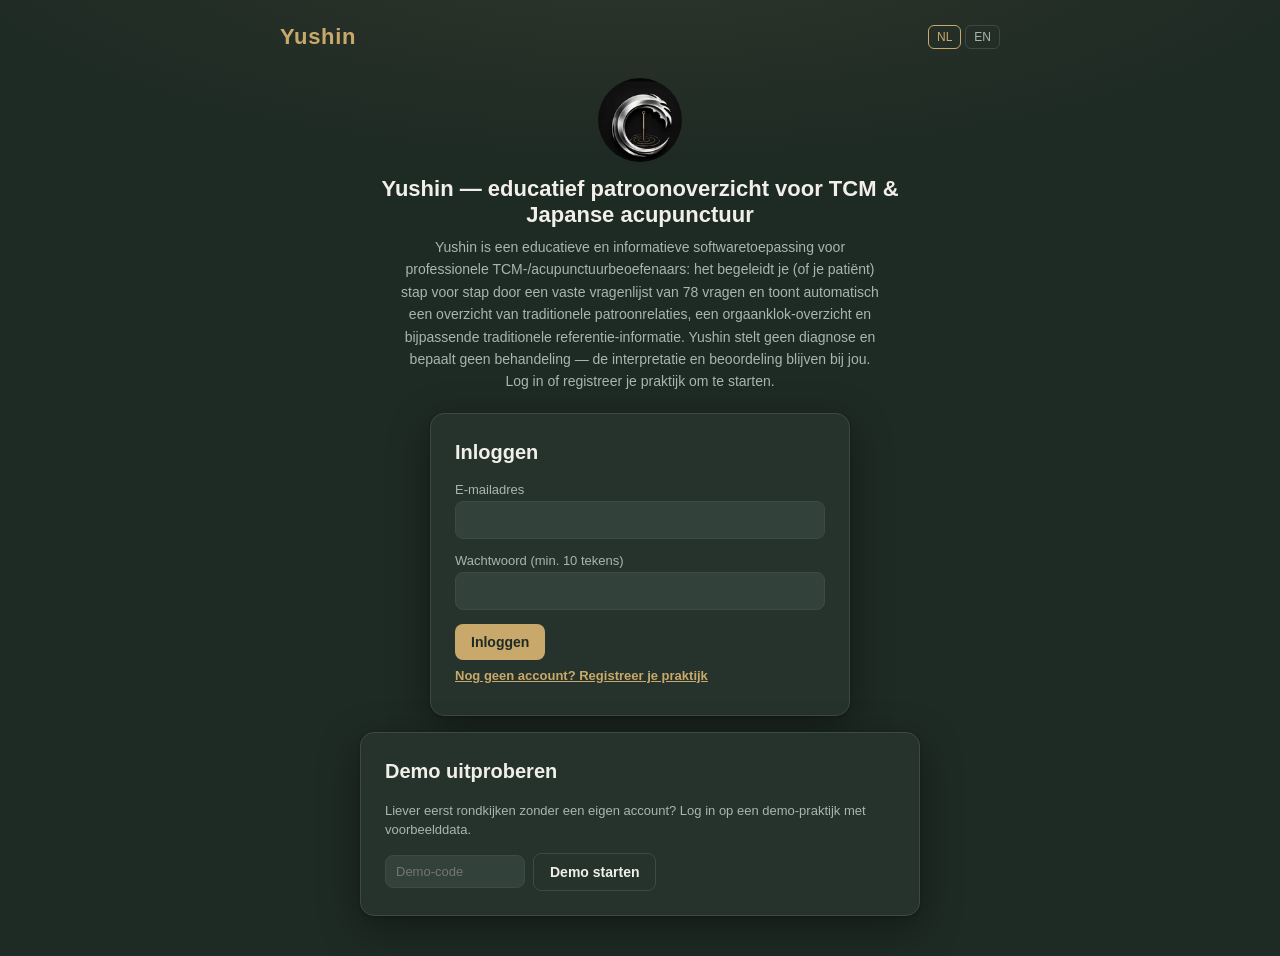
<file: index.html>
<!DOCTYPE html>
<html lang="nl">
<head>
<meta charset="utf-8">
<meta name="viewport" content="width=device-width, initial-scale=1">
<title>Yushin — Klinische intake &amp; patroonherkenning</title>
<link rel="stylesheet" href="styles.css">
</head>
<body>
<div id="app"></div>

<!-- strings.js en organClock.js zijn verbatim overgenomen uit de
     oorspronkelijke client-side tool (extracted.js) — zie de kop van elk
     bestand voor herkomst. app.js is de nieuwe applicatielogica die met de
     server-API praat (taak #72). -->
<script src="strings.js"></script>
<script src="organClock.js"></script>
<script src="app.js"></script>
<!-- Dynamisch watermerk (bescherming tegen screenshots/lekken) — volledig
     zelfstandig, zie watermark.js voor de toelichting. -->
<script src="watermark.js"></script>
</body>
</html>
</file>
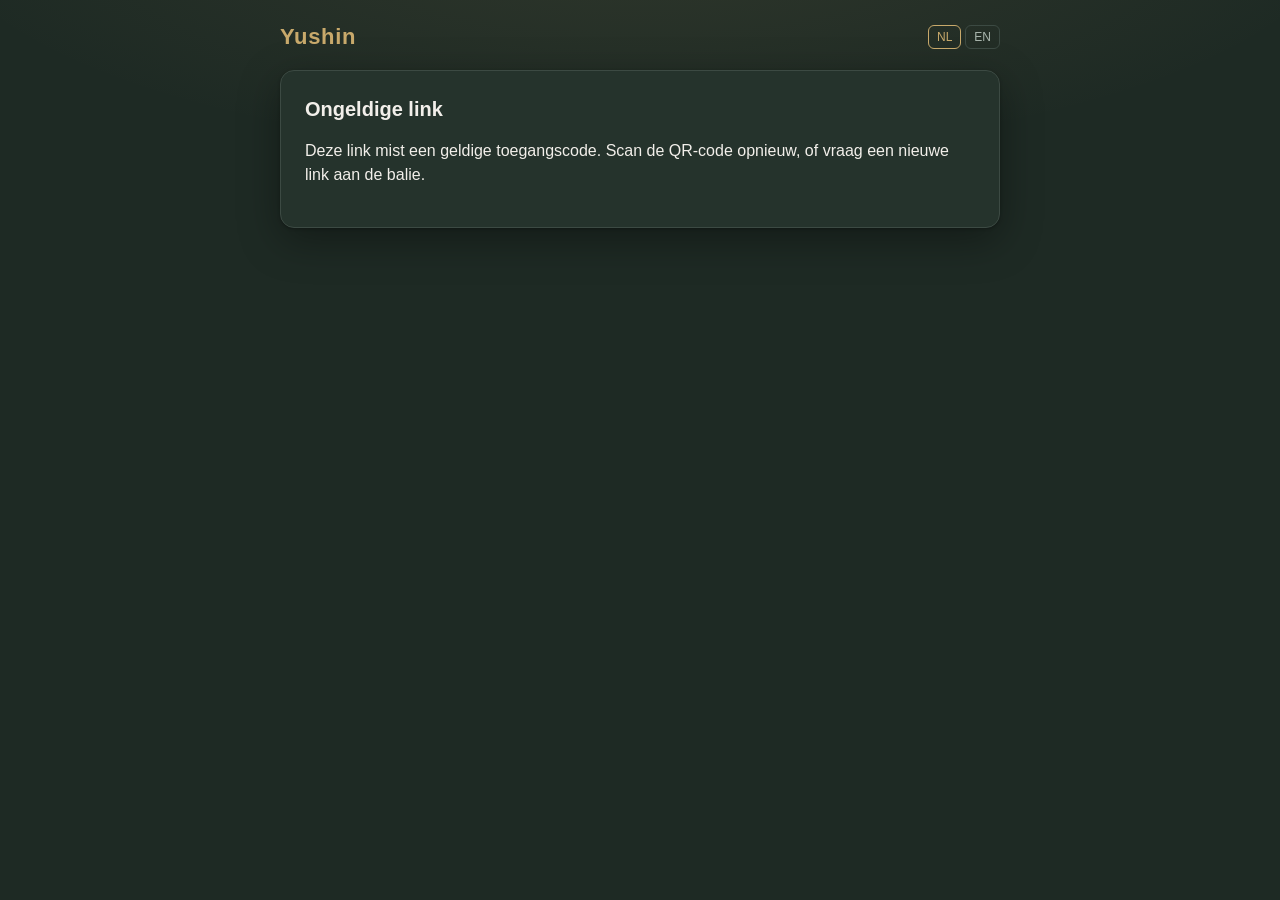
<file: patient-intake.html>
<!DOCTYPE html>
<html lang="nl">
<head>
<meta charset="utf-8">
<meta name="viewport" content="width=device-width, initial-scale=1">
<title>Yushin — Anamnese</title>
<link rel="stylesheet" href="styles.css">
</head>
<body>
<div id="app"></div>

<!-- Wachtkamer-QR-intake (taak #134) — losstaande, publieke pagina zonder
     login. Hergebruikt bewust dezelfde strings.js/organClock.js/styles.css
     als de hoofdapp (index.html) voor consistente inhoud en huisstijl, maar
     draait op eigen, nieuwe logica (patient-intake.js) die praat met de
     PUBLIEKE /api/public/intake/*-routes i.p.v. de Bearer-geauthenticeerde
     /api/flow/*-routes. Zie src/routes/patientIntake.js voor het volledige
     beveiligingsmodel. -->
<script src="strings.js"></script>
<script src="organClock.js"></script>
<script src="patient-intake.js"></script>
</body>
</html>
</file>
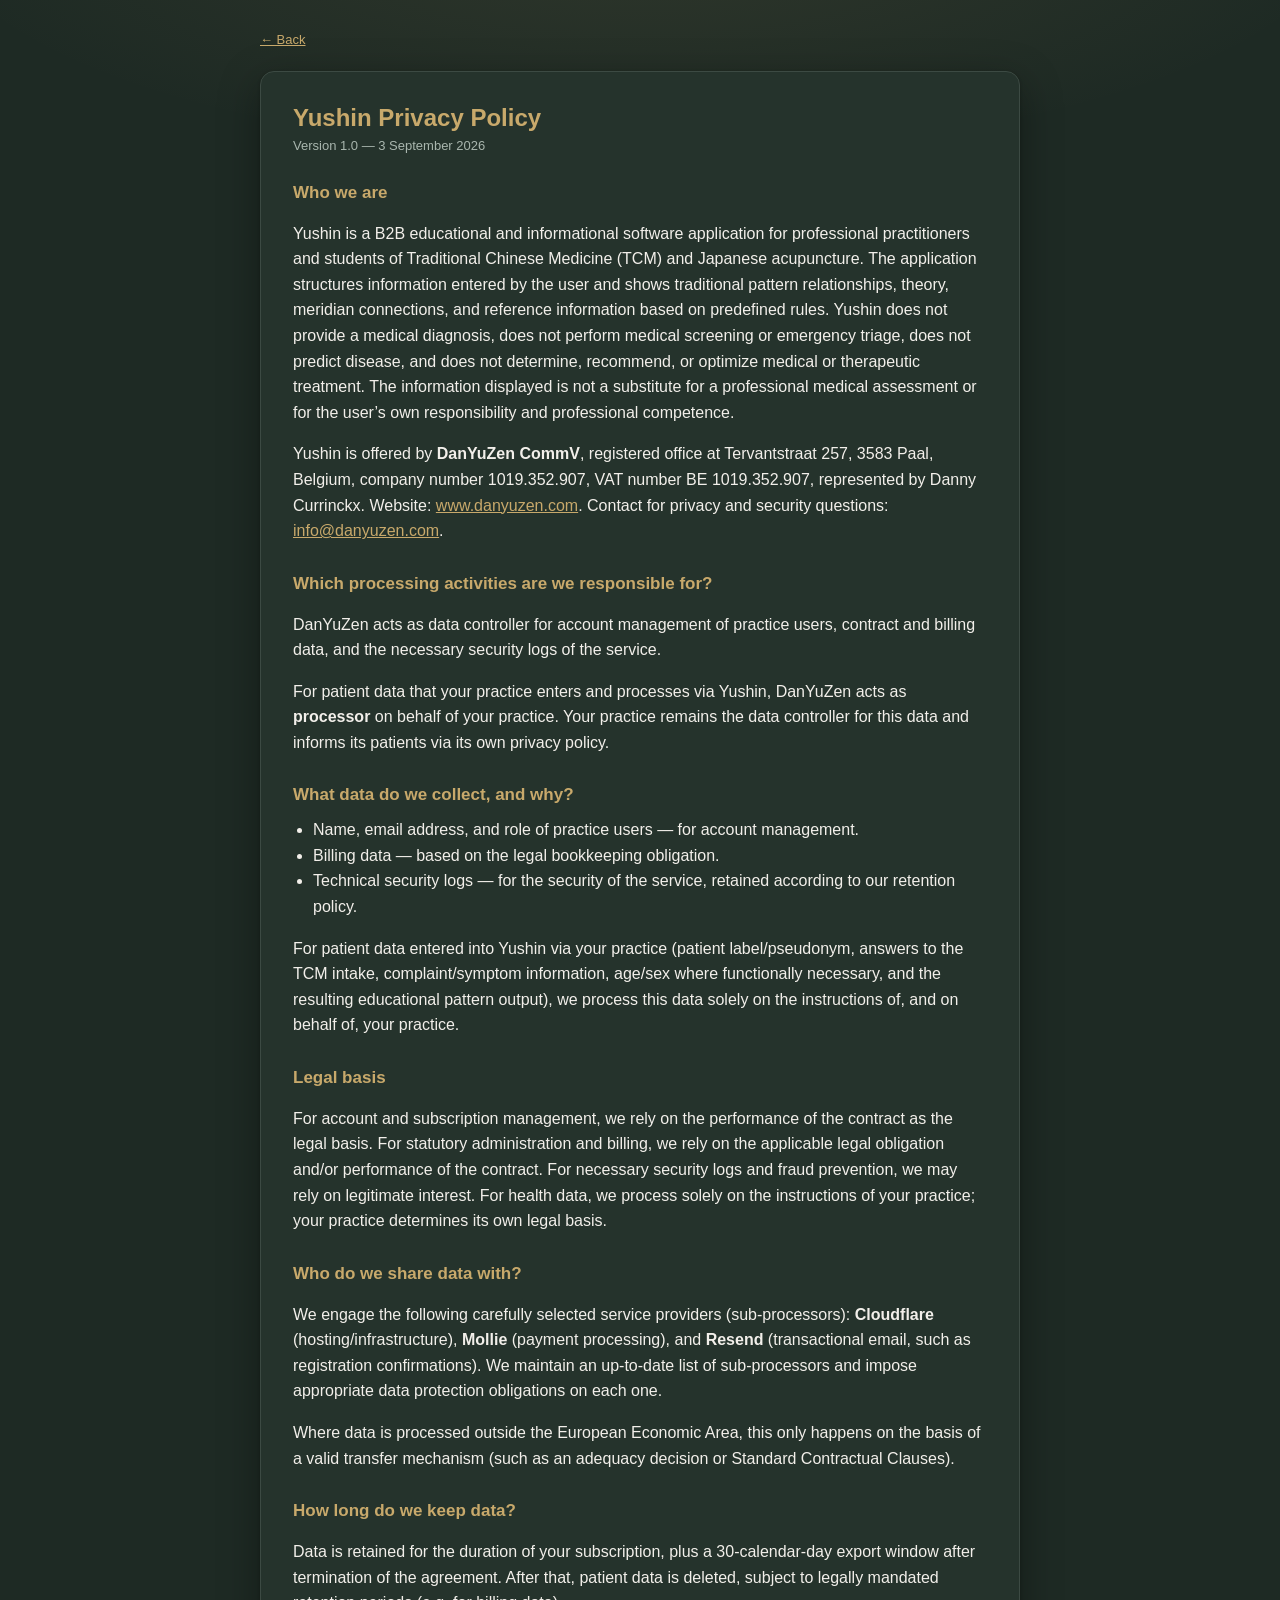
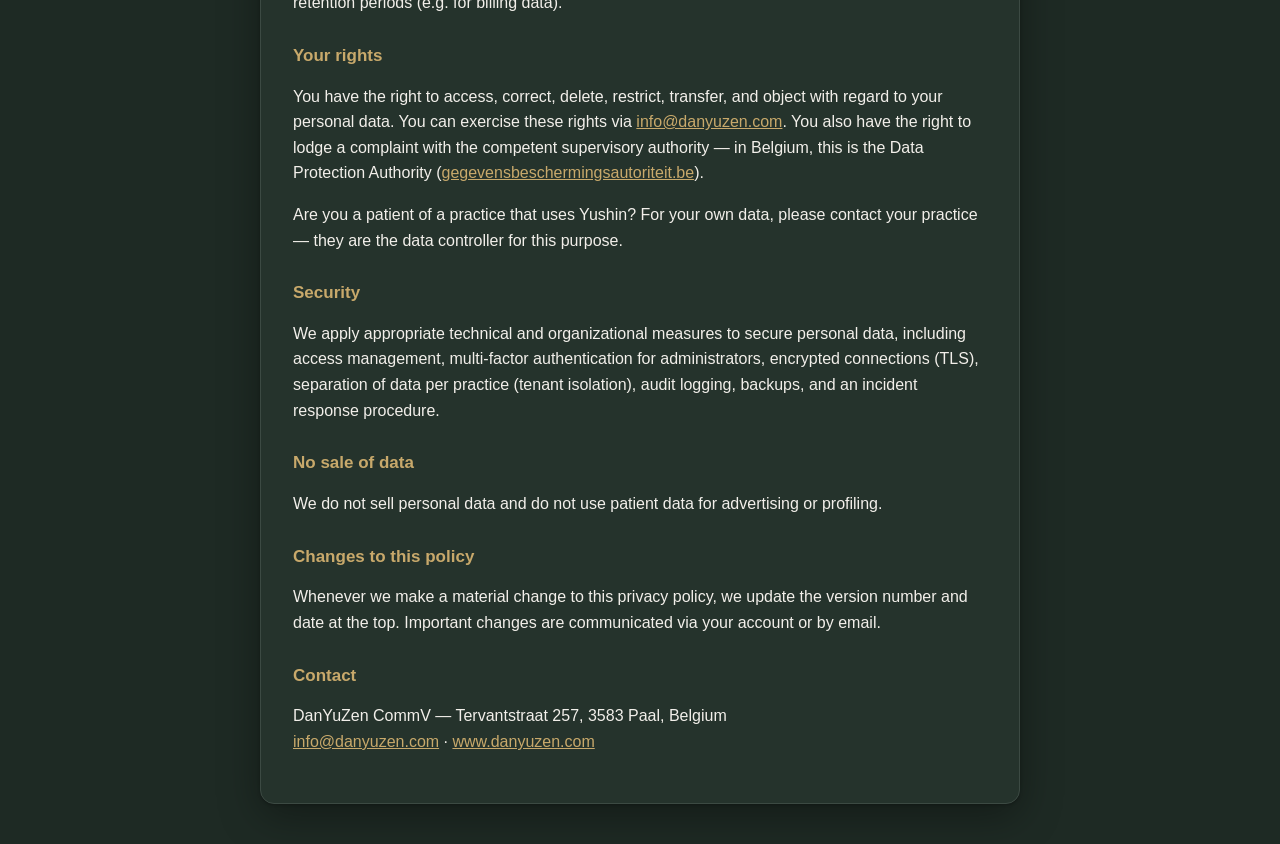
<file: privacy-en.html>
<!DOCTYPE html>
<html lang="en">
<head>
<meta charset="utf-8">
<meta name="viewport" content="width=device-width, initial-scale=1">
<title>Privacy Policy — Yushin</title>
<link rel="stylesheet" href="styles.css">
<style>
  #app.legal-page { max-width: 760px; }
  .legal-card { padding: 32px; }
  .legal-card h1 { font-size: 24px; margin: 0 0 4px; color: var(--accent); }
  .legal-card .legal-meta { margin: 0 0 24px; }
  .legal-card h2 { font-size: 17px; margin: 28px 0 10px; color: var(--accent); }
  .legal-card h2:first-of-type { margin-top: 8px; }
  .legal-card h3 { font-size: 15px; margin: 18px 0 6px; }
  .legal-card p, .legal-card li { line-height: 1.6; }
  .legal-card ul { margin: 8px 0; padding-left: 20px; }
  .legal-card a { color: var(--accent); }
  .legal-back { display: inline-block; margin-bottom: 16px; }
</style>
</head>
<body>
<div id="app" class="legal-page">
  <a class="legal-back btn-link" href="javascript:history.back()">&larr; Back</a>
  <div class="card legal-card">

    <h1>Yushin Privacy Policy</h1>
    <p class="muted legal-meta">Version 1.0 &mdash; 3 September 2026</p>

    <h2>Who we are</h2>
    <p>
      Yushin is a B2B educational and informational software application for professional
      practitioners and students of Traditional Chinese Medicine (TCM) and Japanese
      acupuncture. The application structures information entered by the user and shows
      traditional pattern relationships, theory, meridian connections, and reference
      information based on predefined rules. Yushin does not provide a medical diagnosis,
      does not perform medical screening or emergency triage, does not predict disease,
      and does not determine, recommend, or optimize medical or therapeutic treatment. The
      information displayed is not a substitute for a professional medical assessment or
      for the user&rsquo;s own responsibility and professional competence.
    </p>
    <p>
      Yushin is offered by <strong>DanYuZen CommV</strong>, registered office at
      Tervantstraat 257, 3583 Paal, Belgium, company number 1019.352.907, VAT number
      BE 1019.352.907, represented by Danny Currinckx. Website:
      <a href="https://www.danyuzen.com" target="_blank" rel="noopener">www.danyuzen.com</a>.
      Contact for privacy and security questions:
      <a href="mailto:info@danyuzen.com">info@danyuzen.com</a>.
    </p>

    <h2>Which processing activities are we responsible for?</h2>
    <p>
      DanYuZen acts as data controller for account management of practice users, contract
      and billing data, and the necessary security logs of the service.
    </p>
    <p>
      For patient data that your practice enters and processes via Yushin, DanYuZen acts as
      <strong>processor</strong> on behalf of your practice. Your practice remains the data
      controller for this data and informs its patients via its own privacy policy.
    </p>

    <h2>What data do we collect, and why?</h2>
    <ul>
      <li>Name, email address, and role of practice users &mdash; for account management.</li>
      <li>Billing data &mdash; based on the legal bookkeeping obligation.</li>
      <li>Technical security logs &mdash; for the security of the service, retained
        according to our retention policy.</li>
    </ul>
    <p>
      For patient data entered into Yushin via your practice (patient label/pseudonym,
      answers to the TCM intake, complaint/symptom information, age/sex where functionally
      necessary, and the resulting educational pattern output), we process this data solely
      on the instructions of, and on behalf of, your practice.
    </p>

    <h2>Legal basis</h2>
    <p>
      For account and subscription management, we rely on the performance of the contract
      as the legal basis. For statutory administration and billing, we rely on the
      applicable legal obligation and/or performance of the contract. For necessary
      security logs and fraud prevention, we may rely on legitimate interest. For health
      data, we process solely on the instructions of your practice; your practice
      determines its own legal basis.
    </p>

    <h2>Who do we share data with?</h2>
    <p>
      We engage the following carefully selected service providers (sub-processors):
      <strong>Cloudflare</strong> (hosting/infrastructure), <strong>Mollie</strong>
      (payment processing), and <strong>Resend</strong> (transactional email, such as
      registration confirmations). We maintain an up-to-date list of sub-processors and
      impose appropriate data protection obligations on each one.
    </p>
    <p>
      Where data is processed outside the European Economic Area, this only happens on the
      basis of a valid transfer mechanism (such as an adequacy decision or Standard
      Contractual Clauses).
    </p>

    <h2>How long do we keep data?</h2>
    <p>
      Data is retained for the duration of your subscription, plus a 30-calendar-day export
      window after termination of the agreement. After that, patient data is deleted,
      subject to legally mandated retention periods (e.g. for billing data).
    </p>

    <h2>Your rights</h2>
    <p>
      You have the right to access, correct, delete, restrict, transfer, and object with
      regard to your personal data. You can exercise these rights via
      <a href="mailto:info@danyuzen.com">info@danyuzen.com</a>. You also have the right to
      lodge a complaint with the competent supervisory authority &mdash; in Belgium, this
      is the Data Protection Authority
      (<a href="https://www.gegevensbeschermingsautoriteit.be" target="_blank" rel="noopener">gegevensbeschermingsautoriteit.be</a>).
    </p>
    <p>
      Are you a patient of a practice that uses Yushin? For your own data, please contact
      your practice &mdash; they are the data controller for this purpose.
    </p>

    <h2>Security</h2>
    <p>
      We apply appropriate technical and organizational measures to secure personal data,
      including access management, multi-factor authentication for administrators,
      encrypted connections (TLS), separation of data per practice (tenant isolation),
      audit logging, backups, and an incident response procedure.
    </p>

    <h2>No sale of data</h2>
    <p>
      We do not sell personal data and do not use patient data for advertising or
      profiling.
    </p>

    <h2>Changes to this policy</h2>
    <p>
      Whenever we make a material change to this privacy policy, we update the version
      number and date at the top. Important changes are communicated via your account or
      by email.
    </p>

    <h2>Contact</h2>
    <p>
      DanYuZen CommV &mdash; Tervantstraat 257, 3583 Paal, Belgium<br>
      <a href="mailto:info@danyuzen.com">info@danyuzen.com</a> &middot;
      <a href="https://www.danyuzen.com" target="_blank" rel="noopener">www.danyuzen.com</a>
    </p>

  </div>
</div>
</body>
</html>
</file>
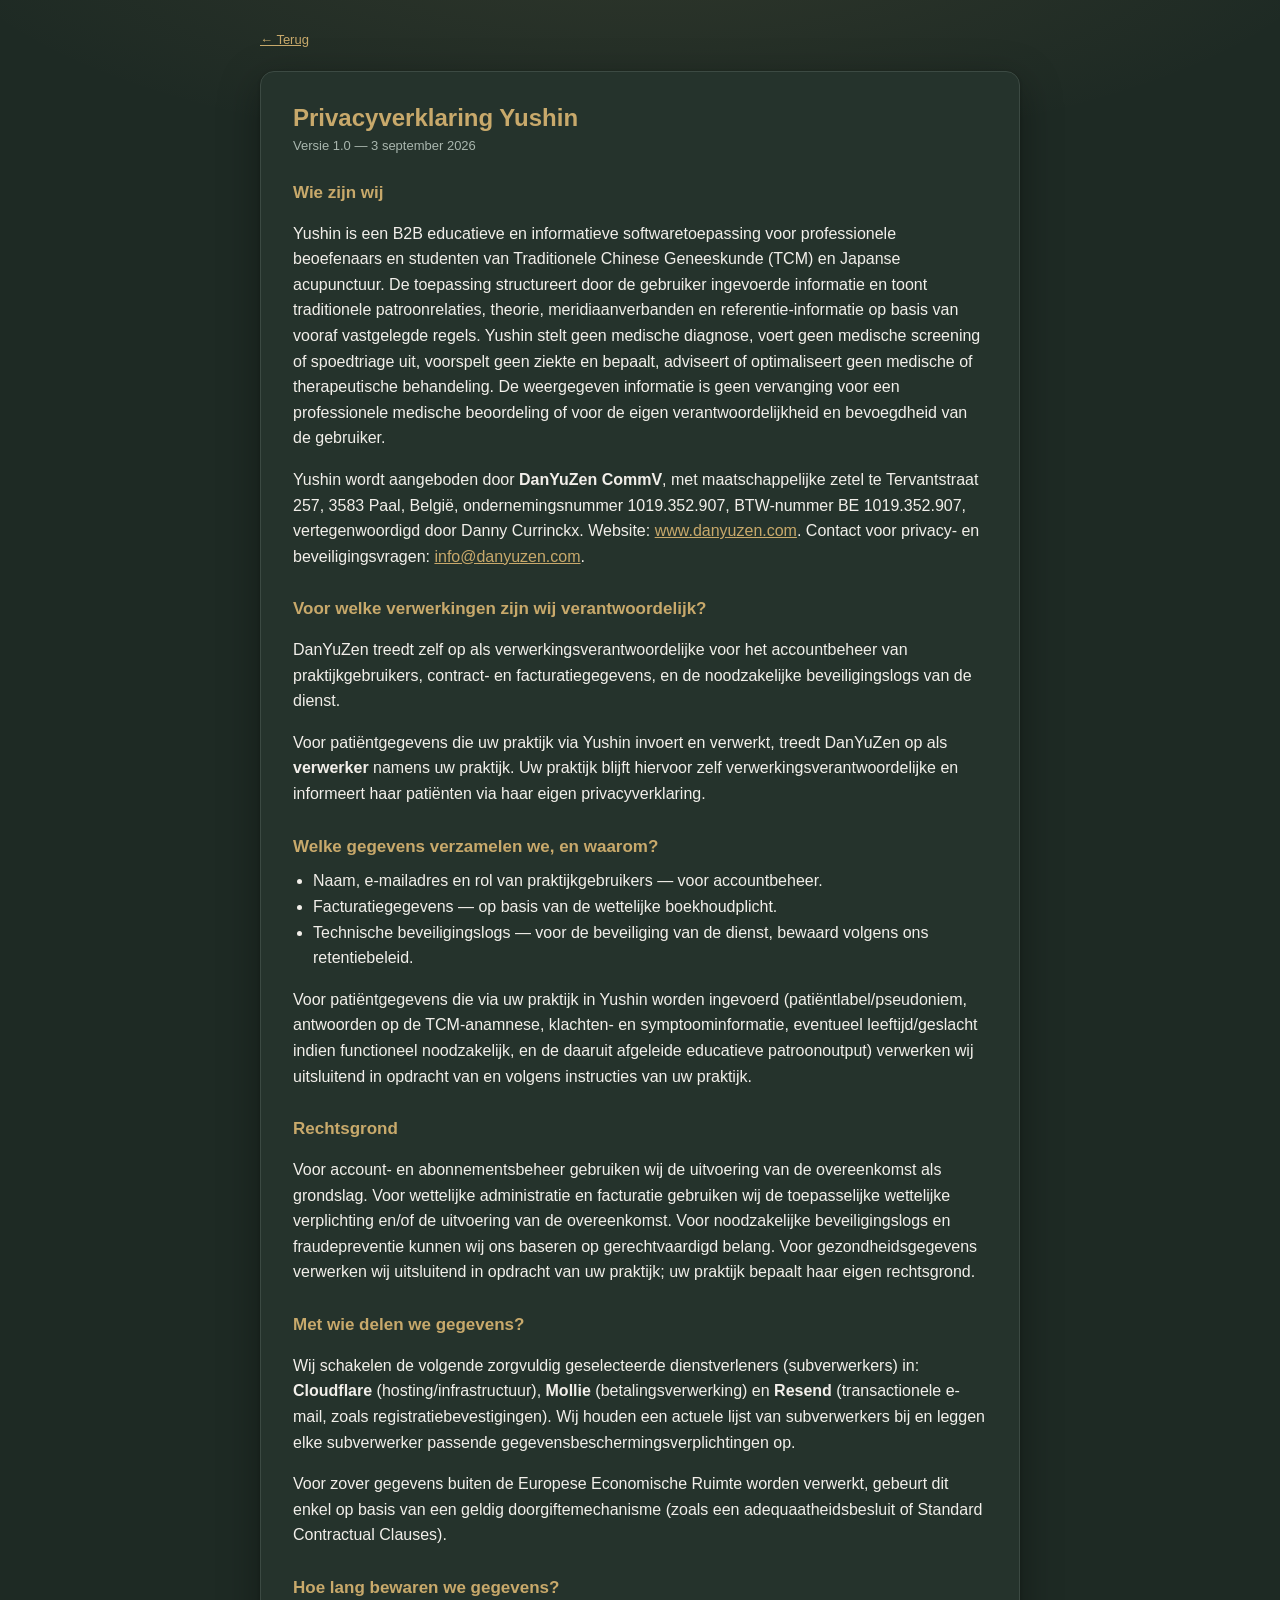
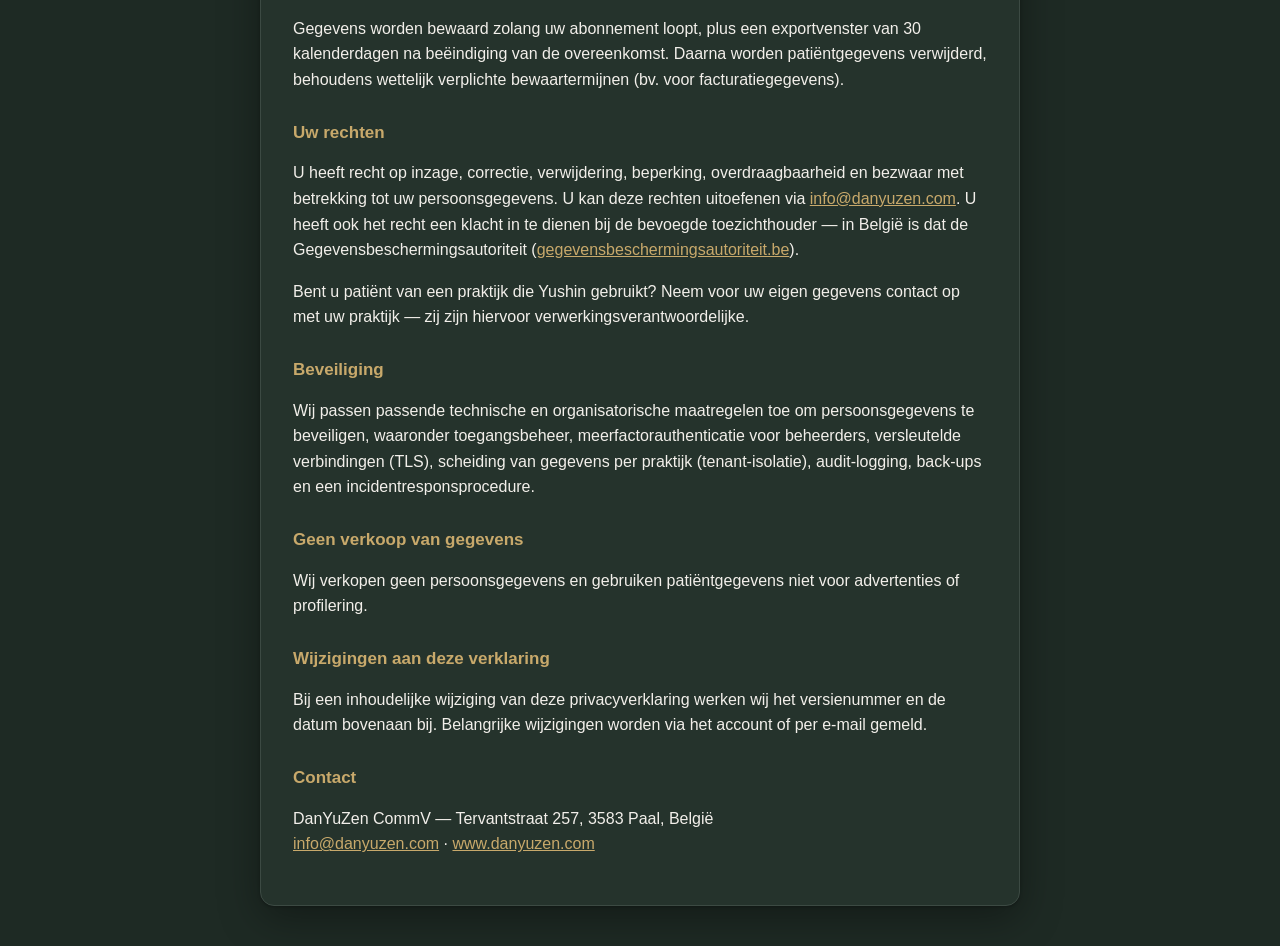
<file: privacy.html>
<!DOCTYPE html>
<html lang="nl">
<head>
<meta charset="utf-8">
<meta name="viewport" content="width=device-width, initial-scale=1">
<title>Privacyverklaring — Yushin</title>
<link rel="stylesheet" href="styles.css">
<style>
  #app.legal-page { max-width: 760px; }
  .legal-card { padding: 32px; }
  .legal-card h1 { font-size: 24px; margin: 0 0 4px; color: var(--accent); }
  .legal-card .legal-meta { margin: 0 0 24px; }
  .legal-card h2 { font-size: 17px; margin: 28px 0 10px; color: var(--accent); }
  .legal-card h2:first-of-type { margin-top: 8px; }
  .legal-card h3 { font-size: 15px; margin: 18px 0 6px; }
  .legal-card p, .legal-card li { line-height: 1.6; }
  .legal-card ul { margin: 8px 0; padding-left: 20px; }
  .legal-card a { color: var(--accent); }
  .legal-back { display: inline-block; margin-bottom: 16px; }
</style>
</head>
<body>
<div id="app" class="legal-page">
  <a class="legal-back btn-link" href="javascript:history.back()">&larr; Terug</a>
  <div class="card legal-card">

    <h1>Privacyverklaring Yushin</h1>
    <p class="muted legal-meta">Versie 1.0 &mdash; 3 september 2026</p>

    <h2>Wie zijn wij</h2>
    <p>
      Yushin is een B2B educatieve en informatieve softwaretoepassing voor professionele
      beoefenaars en studenten van Traditionele Chinese Geneeskunde (TCM) en Japanse
      acupunctuur. De toepassing structureert door de gebruiker ingevoerde informatie en
      toont traditionele patroonrelaties, theorie, meridiaanverbanden en
      referentie-informatie op basis van vooraf vastgelegde regels. Yushin stelt geen
      medische diagnose, voert geen medische screening of spoedtriage uit, voorspelt geen
      ziekte en bepaalt, adviseert of optimaliseert geen medische of therapeutische
      behandeling. De weergegeven informatie is geen vervanging voor een professionele
      medische beoordeling of voor de eigen verantwoordelijkheid en bevoegdheid van de
      gebruiker.
    </p>
    <p>
      Yushin wordt aangeboden door <strong>DanYuZen CommV</strong>, met maatschappelijke
      zetel te Tervantstraat 257, 3583 Paal, Belgi&euml;, ondernemingsnummer 1019.352.907,
      BTW-nummer BE 1019.352.907, vertegenwoordigd door Danny Currinckx. Website:
      <a href="https://www.danyuzen.com" target="_blank" rel="noopener">www.danyuzen.com</a>.
      Contact voor privacy- en beveiligingsvragen:
      <a href="mailto:info@danyuzen.com">info@danyuzen.com</a>.
    </p>

    <h2>Voor welke verwerkingen zijn wij verantwoordelijk?</h2>
    <p>
      DanYuZen treedt zelf op als verwerkingsverantwoordelijke voor het accountbeheer van
      praktijkgebruikers, contract- en facturatiegegevens, en de noodzakelijke
      beveiligingslogs van de dienst.
    </p>
    <p>
      Voor pati&euml;ntgegevens die uw praktijk via Yushin invoert en verwerkt, treedt
      DanYuZen op als <strong>verwerker</strong> namens uw praktijk. Uw praktijk blijft
      hiervoor zelf verwerkingsverantwoordelijke en informeert haar pati&euml;nten via haar
      eigen privacyverklaring.
    </p>

    <h2>Welke gegevens verzamelen we, en waarom?</h2>
    <ul>
      <li>Naam, e-mailadres en rol van praktijkgebruikers &mdash; voor accountbeheer.</li>
      <li>Facturatiegegevens &mdash; op basis van de wettelijke boekhoudplicht.</li>
      <li>Technische beveiligingslogs &mdash; voor de beveiliging van de dienst, bewaard
        volgens ons retentiebeleid.</li>
    </ul>
    <p>
      Voor pati&euml;ntgegevens die via uw praktijk in Yushin worden ingevoerd
      (pati&euml;ntlabel/pseudoniem, antwoorden op de TCM-anamnese, klachten- en
      symptoominformatie, eventueel leeftijd/geslacht indien functioneel noodzakelijk, en
      de daaruit afgeleide educatieve patroonoutput) verwerken wij uitsluitend in opdracht
      van en volgens instructies van uw praktijk.
    </p>

    <h2>Rechtsgrond</h2>
    <p>
      Voor account- en abonnementsbeheer gebruiken wij de uitvoering van de overeenkomst
      als grondslag. Voor wettelijke administratie en facturatie gebruiken wij de
      toepasselijke wettelijke verplichting en/of de uitvoering van de overeenkomst. Voor
      noodzakelijke beveiligingslogs en fraudepreventie kunnen wij ons baseren op
      gerechtvaardigd belang. Voor gezondheidsgegevens verwerken wij uitsluitend in
      opdracht van uw praktijk; uw praktijk bepaalt haar eigen rechtsgrond.
    </p>

    <h2>Met wie delen we gegevens?</h2>
    <p>
      Wij schakelen de volgende zorgvuldig geselecteerde dienstverleners (subverwerkers)
      in: <strong>Cloudflare</strong> (hosting/infrastructuur), <strong>Mollie</strong>
      (betalingsverwerking) en <strong>Resend</strong> (transactionele e-mail, zoals
      registratiebevestigingen). Wij houden een actuele lijst van subverwerkers bij en
      leggen elke subverwerker passende gegevensbeschermingsverplichtingen op.
    </p>
    <p>
      Voor zover gegevens buiten de Europese Economische Ruimte worden verwerkt, gebeurt
      dit enkel op basis van een geldig doorgiftemechanisme (zoals een
      adequaatheidsbesluit of Standard Contractual Clauses).
    </p>

    <h2>Hoe lang bewaren we gegevens?</h2>
    <p>
      Gegevens worden bewaard zolang uw abonnement loopt, plus een exportvenster van 30
      kalenderdagen na be&euml;indiging van de overeenkomst. Daarna worden
      pati&euml;ntgegevens verwijderd, behoudens wettelijk verplichte bewaartermijnen (bv.
      voor facturatiegegevens).
    </p>

    <h2>Uw rechten</h2>
    <p>
      U heeft recht op inzage, correctie, verwijdering, beperking, overdraagbaarheid en
      bezwaar met betrekking tot uw persoonsgegevens. U kan deze rechten uitoefenen via
      <a href="mailto:info@danyuzen.com">info@danyuzen.com</a>. U heeft ook het recht een
      klacht in te dienen bij de bevoegde toezichthouder &mdash; in Belgi&euml; is dat de
      Gegevensbeschermingsautoriteit (<a href="https://www.gegevensbeschermingsautoriteit.be" target="_blank" rel="noopener">gegevensbeschermingsautoriteit.be</a>).
    </p>
    <p>
      Bent u pati&euml;nt van een praktijk die Yushin gebruikt? Neem voor uw eigen
      gegevens contact op met uw praktijk &mdash; zij zijn hiervoor
      verwerkingsverantwoordelijke.
    </p>

    <h2>Beveiliging</h2>
    <p>
      Wij passen passende technische en organisatorische maatregelen toe om
      persoonsgegevens te beveiligen, waaronder toegangsbeheer, meerfactorauthenticatie
      voor beheerders, versleutelde verbindingen (TLS), scheiding van gegevens per
      praktijk (tenant-isolatie), audit-logging, back-ups en een incidentresponsprocedure.
    </p>

    <h2>Geen verkoop van gegevens</h2>
    <p>
      Wij verkopen geen persoonsgegevens en gebruiken pati&euml;ntgegevens niet voor
      advertenties of profilering.
    </p>

    <h2>Wijzigingen aan deze verklaring</h2>
    <p>
      Bij een inhoudelijke wijziging van deze privacyverklaring werken wij het
      versienummer en de datum bovenaan bij. Belangrijke wijzigingen worden via het
      account of per e-mail gemeld.
    </p>

    <h2>Contact</h2>
    <p>
      DanYuZen CommV &mdash; Tervantstraat 257, 3583 Paal, Belgi&euml;<br>
      <a href="mailto:info@danyuzen.com">info@danyuzen.com</a> &middot;
      <a href="https://www.danyuzen.com" target="_blank" rel="noopener">www.danyuzen.com</a>
    </p>

  </div>
</div>
</body>
</html>
</file>
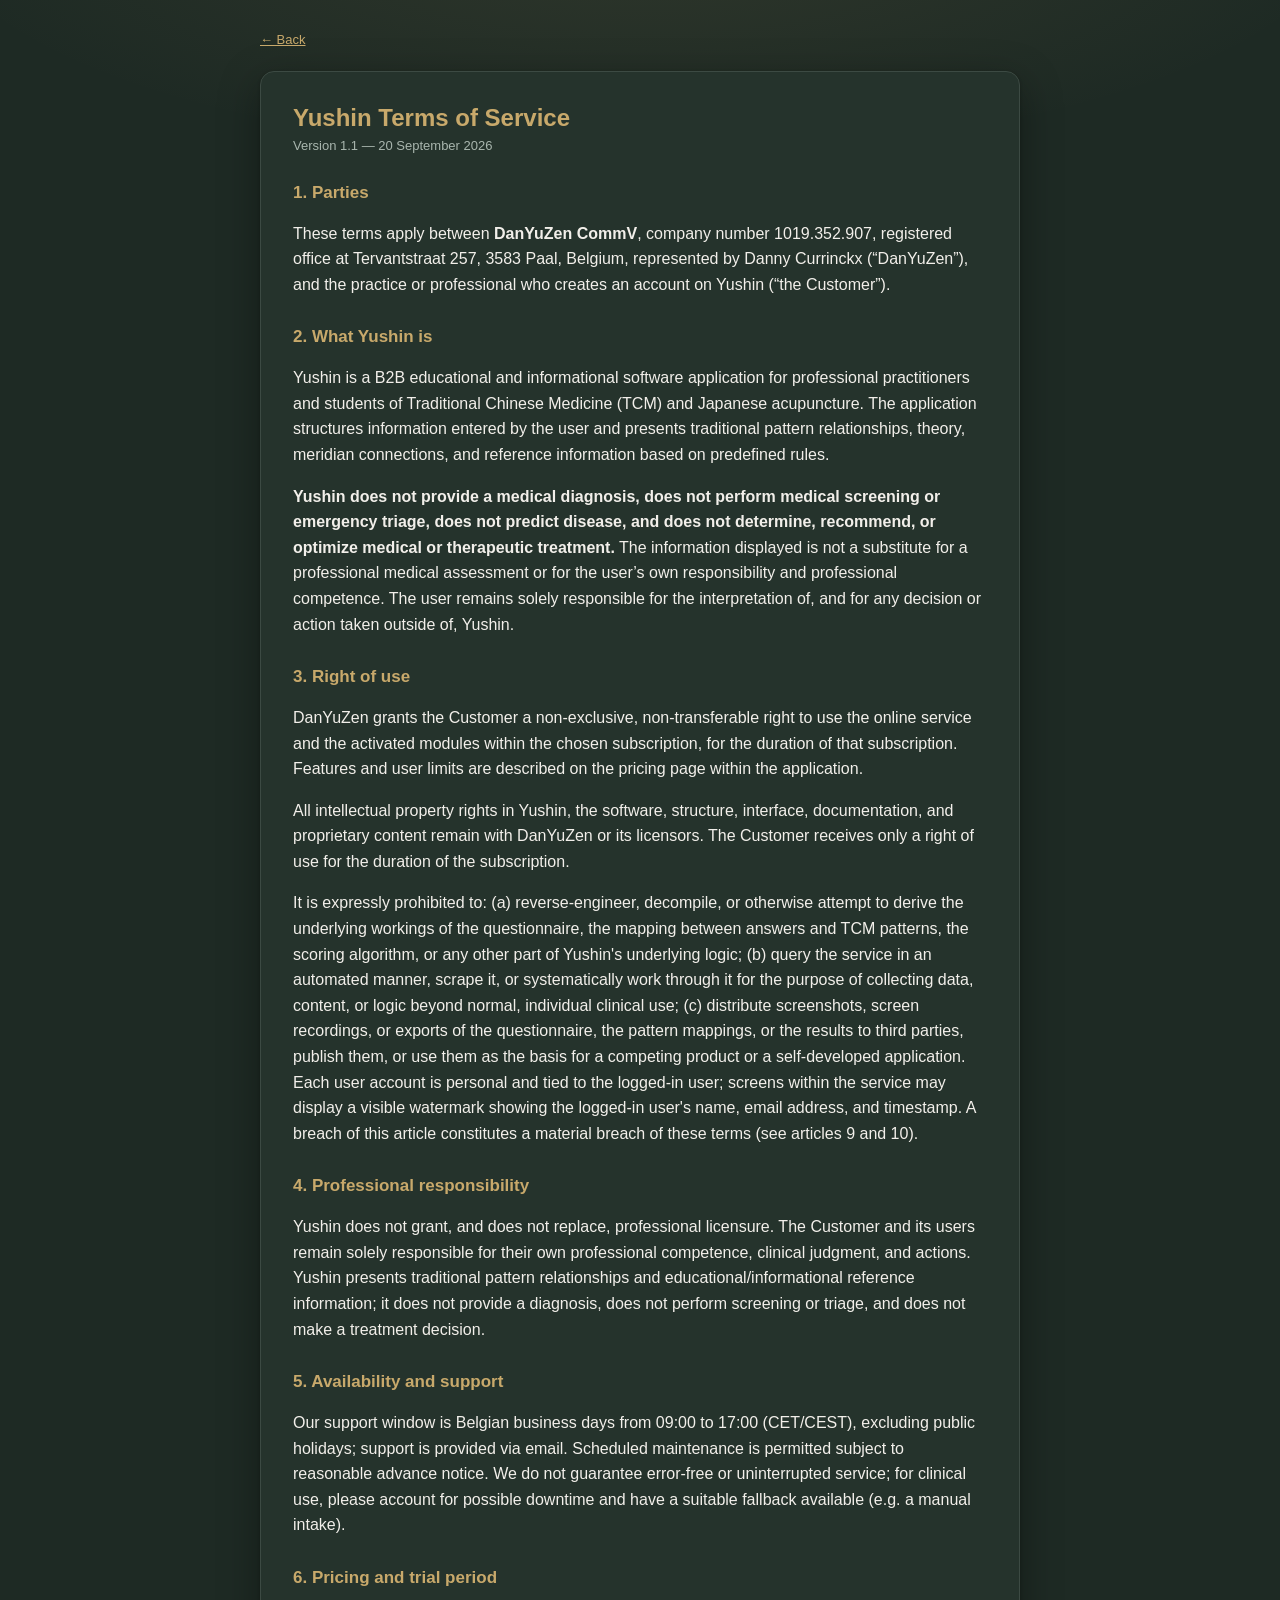
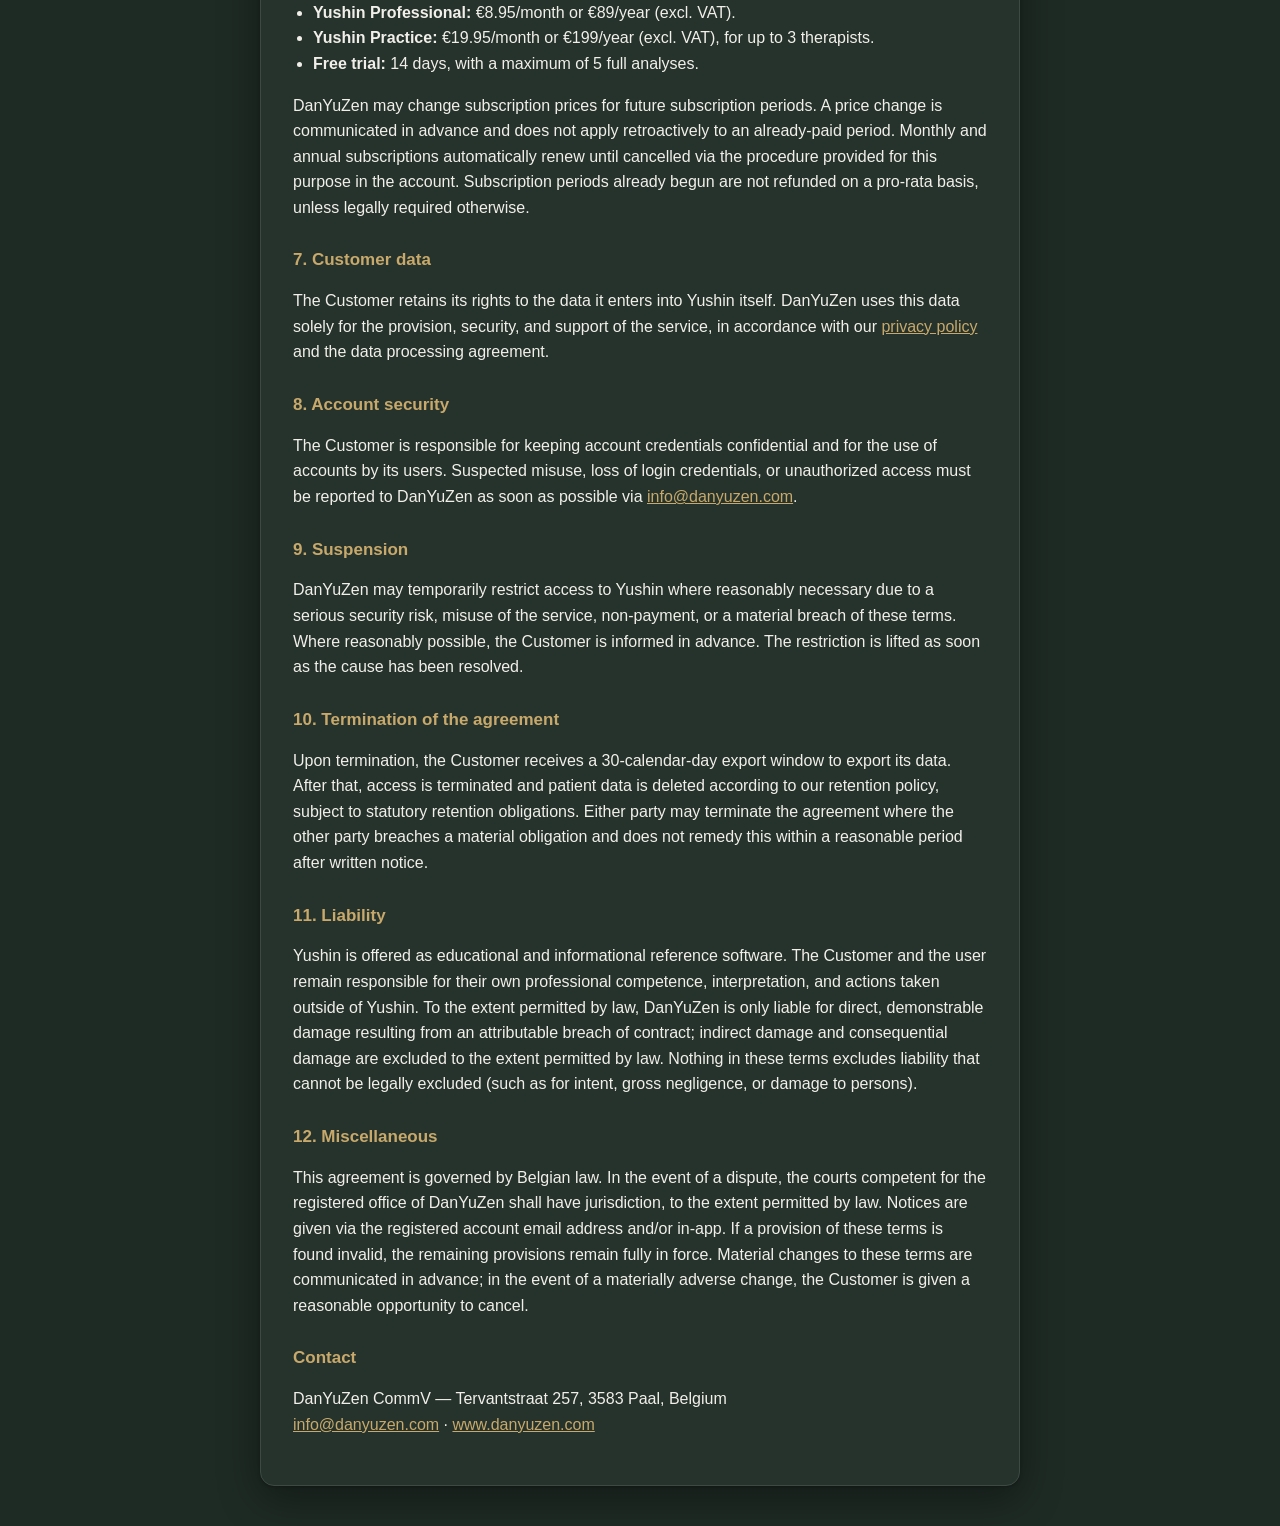
<file: terms-en.html>
<!DOCTYPE html>
<html lang="en">
<head>
<meta charset="utf-8">
<meta name="viewport" content="width=device-width, initial-scale=1">
<title>Terms of Service — Yushin</title>
<link rel="stylesheet" href="styles.css">
<style>
  #app.legal-page { max-width: 760px; }
  .legal-card { padding: 32px; }
  .legal-card h1 { font-size: 24px; margin: 0 0 4px; color: var(--accent); }
  .legal-card .legal-meta { margin: 0 0 24px; }
  .legal-card h2 { font-size: 17px; margin: 28px 0 10px; color: var(--accent); }
  .legal-card h2:first-of-type { margin-top: 8px; }
  .legal-card h3 { font-size: 15px; margin: 18px 0 6px; }
  .legal-card p, .legal-card li { line-height: 1.6; }
  .legal-card ul { margin: 8px 0; padding-left: 20px; }
  .legal-card a { color: var(--accent); }
  .legal-back { display: inline-block; margin-bottom: 16px; }
</style>
</head>
<body>
<div id="app" class="legal-page">
  <a class="legal-back btn-link" href="javascript:history.back()">&larr; Back</a>
  <div class="card legal-card">

    <h1>Yushin Terms of Service</h1>
    <p class="muted legal-meta">Version 1.1 &mdash; 20 September 2026</p>

    <h2>1. Parties</h2>
    <p>
      These terms apply between <strong>DanYuZen CommV</strong>, company number
      1019.352.907, registered office at Tervantstraat 257, 3583 Paal, Belgium,
      represented by Danny Currinckx (&ldquo;DanYuZen&rdquo;), and the practice or
      professional who creates an account on Yushin (&ldquo;the Customer&rdquo;).
    </p>

    <h2>2. What Yushin is</h2>
    <p>
      Yushin is a B2B educational and informational software application for professional
      practitioners and students of Traditional Chinese Medicine (TCM) and Japanese
      acupuncture. The application structures information entered by the user and presents
      traditional pattern relationships, theory, meridian connections, and reference
      information based on predefined rules.
    </p>
    <p>
      <strong>Yushin does not provide a medical diagnosis, does not perform medical
      screening or emergency triage, does not predict disease, and does not determine,
      recommend, or optimize medical or therapeutic treatment.</strong> The information
      displayed is not a substitute for a professional medical assessment or for the
      user&rsquo;s own responsibility and professional competence. The user remains solely
      responsible for the interpretation of, and for any decision or action taken outside
      of, Yushin.
    </p>

    <h2>3. Right of use</h2>
    <p>
      DanYuZen grants the Customer a non-exclusive, non-transferable right to use the
      online service and the activated modules within the chosen subscription, for the
      duration of that subscription. Features and user limits are described on the pricing
      page within the application.
    </p>
    <p>
      All intellectual property rights in Yushin, the software, structure, interface,
      documentation, and proprietary content remain with DanYuZen or its licensors. The
      Customer receives only a right of use for the duration of the subscription.
    </p>
    <p>
      It is expressly prohibited to: (a) reverse-engineer, decompile, or otherwise attempt
      to derive the underlying workings of the questionnaire, the mapping between answers
      and TCM patterns, the scoring algorithm, or any other part of Yushin's underlying
      logic; (b) query the service in an automated manner, scrape it, or systematically
      work through it for the purpose of collecting data, content, or logic beyond normal,
      individual clinical use; (c) distribute screenshots, screen recordings, or exports of
      the questionnaire, the pattern mappings, or the results to third parties, publish
      them, or use them as the basis for a competing product or a self-developed
      application. Each user account is personal and tied to the logged-in user; screens
      within the service may display a visible watermark showing the logged-in user's name,
      email address, and timestamp. A breach of this article constitutes a material breach
      of these terms (see articles 9 and 10).
    </p>

    <h2>4. Professional responsibility</h2>
    <p>
      Yushin does not grant, and does not replace, professional licensure. The Customer and
      its users remain solely responsible for their own professional competence, clinical
      judgment, and actions. Yushin presents traditional pattern relationships and
      educational/informational reference information; it does not provide a diagnosis,
      does not perform screening or triage, and does not make a treatment decision.
    </p>

    <h2>5. Availability and support</h2>
    <p>
      Our support window is Belgian business days from 09:00 to 17:00 (CET/CEST), excluding
      public holidays; support is provided via email. Scheduled maintenance is permitted
      subject to reasonable advance notice. We do not guarantee error-free or uninterrupted
      service; for clinical use, please account for possible downtime and have a suitable
      fallback available (e.g. a manual intake).
    </p>

    <h2>6. Pricing and trial period</h2>
    <ul>
      <li><strong>Yushin Professional:</strong> &euro;8.95/month or &euro;89/year (excl. VAT).</li>
      <li><strong>Yushin Practice:</strong> &euro;19.95/month or &euro;199/year (excl. VAT), for up to 3 therapists.</li>
      <li><strong>Free trial:</strong> 14 days, with a maximum of 5 full analyses.</li>
    </ul>
    <p>
      DanYuZen may change subscription prices for future subscription periods. A price
      change is communicated in advance and does not apply retroactively to an already-paid
      period. Monthly and annual subscriptions automatically renew until cancelled via the
      procedure provided for this purpose in the account. Subscription periods already
      begun are not refunded on a pro-rata basis, unless legally required otherwise.
    </p>

    <h2>7. Customer data</h2>
    <p>
      The Customer retains its rights to the data it enters into Yushin itself. DanYuZen
      uses this data solely for the provision, security, and support of the service, in
      accordance with our <a href="privacy-en.html">privacy policy</a> and the data
      processing agreement.
    </p>

    <h2>8. Account security</h2>
    <p>
      The Customer is responsible for keeping account credentials confidential and for the
      use of accounts by its users. Suspected misuse, loss of login credentials, or
      unauthorized access must be reported to DanYuZen as soon as possible via
      <a href="mailto:info@danyuzen.com">info@danyuzen.com</a>.
    </p>

    <h2>9. Suspension</h2>
    <p>
      DanYuZen may temporarily restrict access to Yushin where reasonably necessary due to
      a serious security risk, misuse of the service, non-payment, or a material breach of
      these terms. Where reasonably possible, the Customer is informed in advance. The
      restriction is lifted as soon as the cause has been resolved.
    </p>

    <h2>10. Termination of the agreement</h2>
    <p>
      Upon termination, the Customer receives a 30-calendar-day export window to export its
      data. After that, access is terminated and patient data is deleted according to our
      retention policy, subject to statutory retention obligations. Either party may
      terminate the agreement where the other party breaches a material obligation and does
      not remedy this within a reasonable period after written notice.
    </p>

    <h2>11. Liability</h2>
    <p>
      Yushin is offered as educational and informational reference software. The Customer
      and the user remain responsible for their own professional competence, interpretation,
      and actions taken outside of Yushin. To the extent permitted by law, DanYuZen is only
      liable for direct, demonstrable damage resulting from an attributable breach of
      contract; indirect damage and consequential damage are excluded to the extent
      permitted by law. Nothing in these terms excludes liability that cannot be legally
      excluded (such as for intent, gross negligence, or damage to persons).
    </p>

    <h2>12. Miscellaneous</h2>
    <p>
      This agreement is governed by Belgian law. In the event of a dispute, the courts
      competent for the registered office of DanYuZen shall have jurisdiction, to the
      extent permitted by law. Notices are given via the registered account email address
      and/or in-app. If a provision of these terms is found invalid, the remaining
      provisions remain fully in force. Material changes to these terms are communicated in
      advance; in the event of a materially adverse change, the Customer is given a
      reasonable opportunity to cancel.
    </p>

    <h2>Contact</h2>
    <p>
      DanYuZen CommV &mdash; Tervantstraat 257, 3583 Paal, Belgium<br>
      <a href="mailto:info@danyuzen.com">info@danyuzen.com</a> &middot;
      <a href="https://www.danyuzen.com" target="_blank" rel="noopener">www.danyuzen.com</a>
    </p>

  </div>
</div>
</body>
</html>
</file>
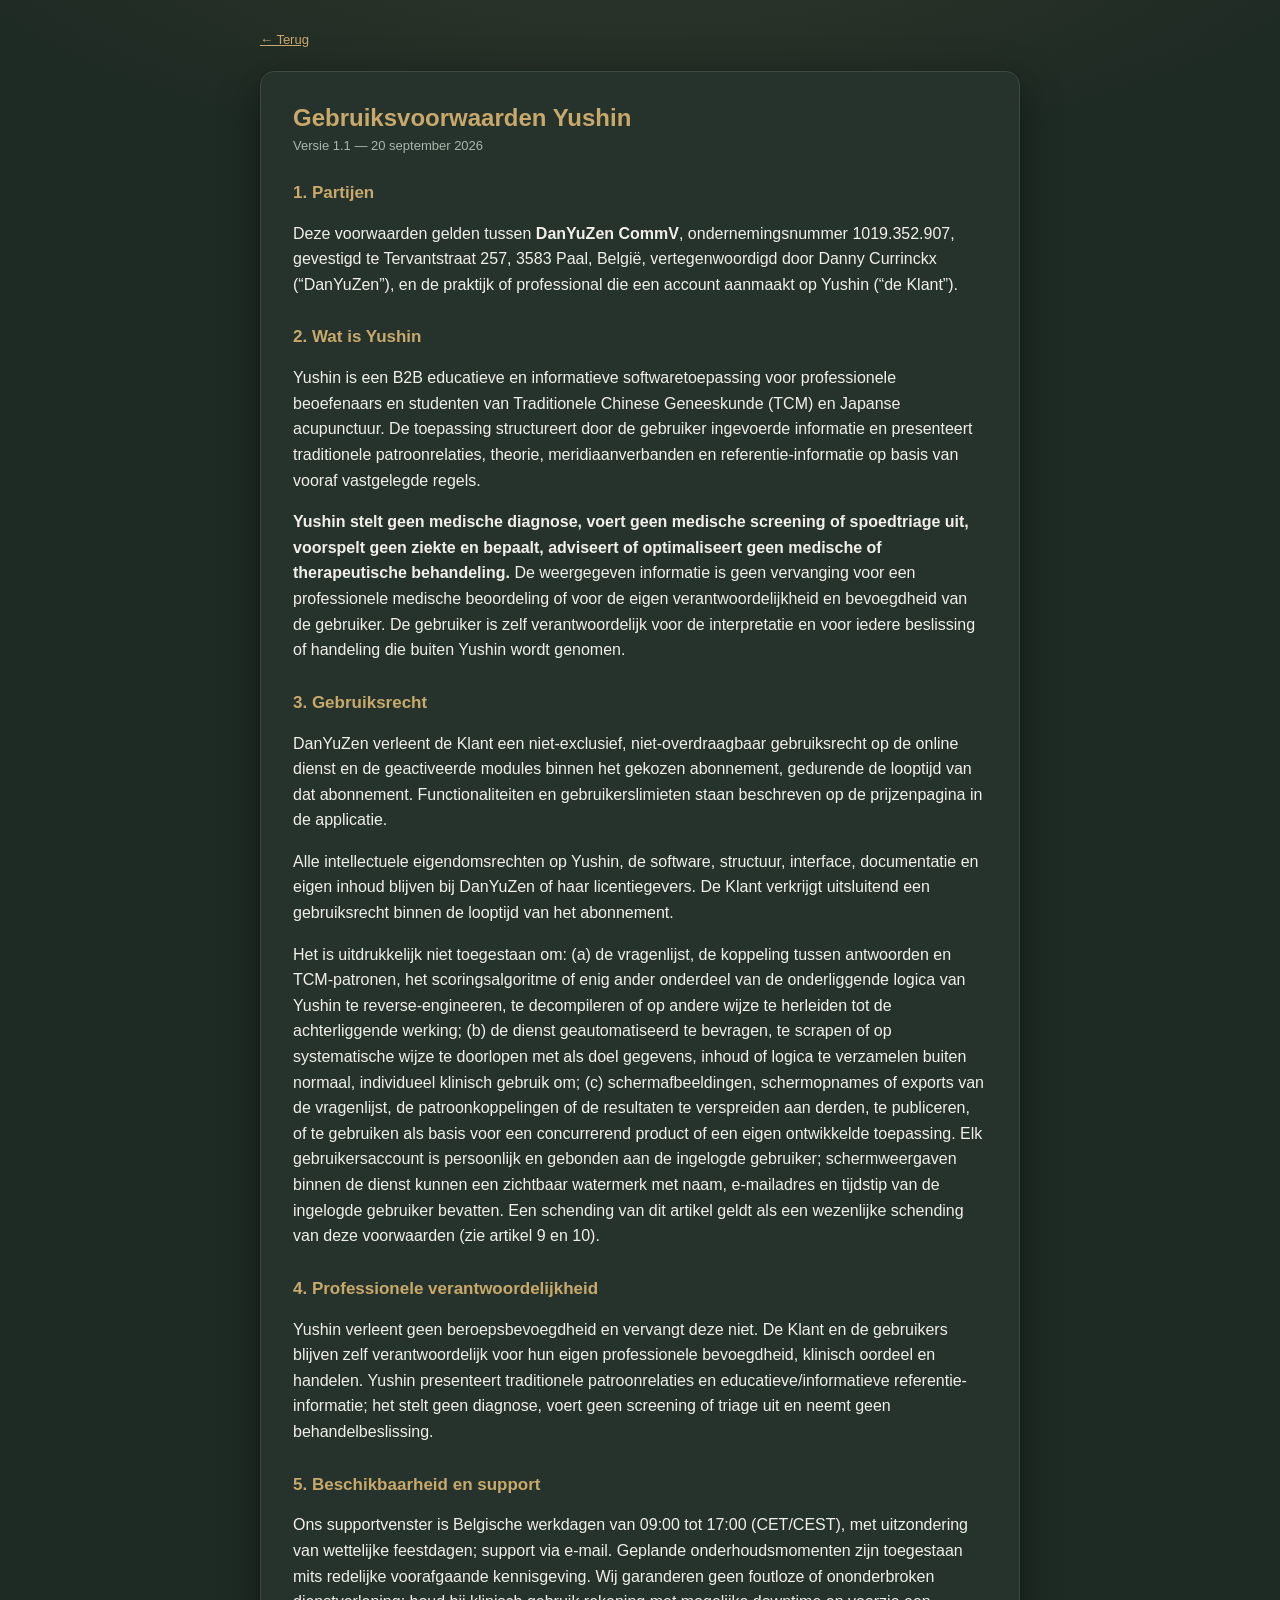
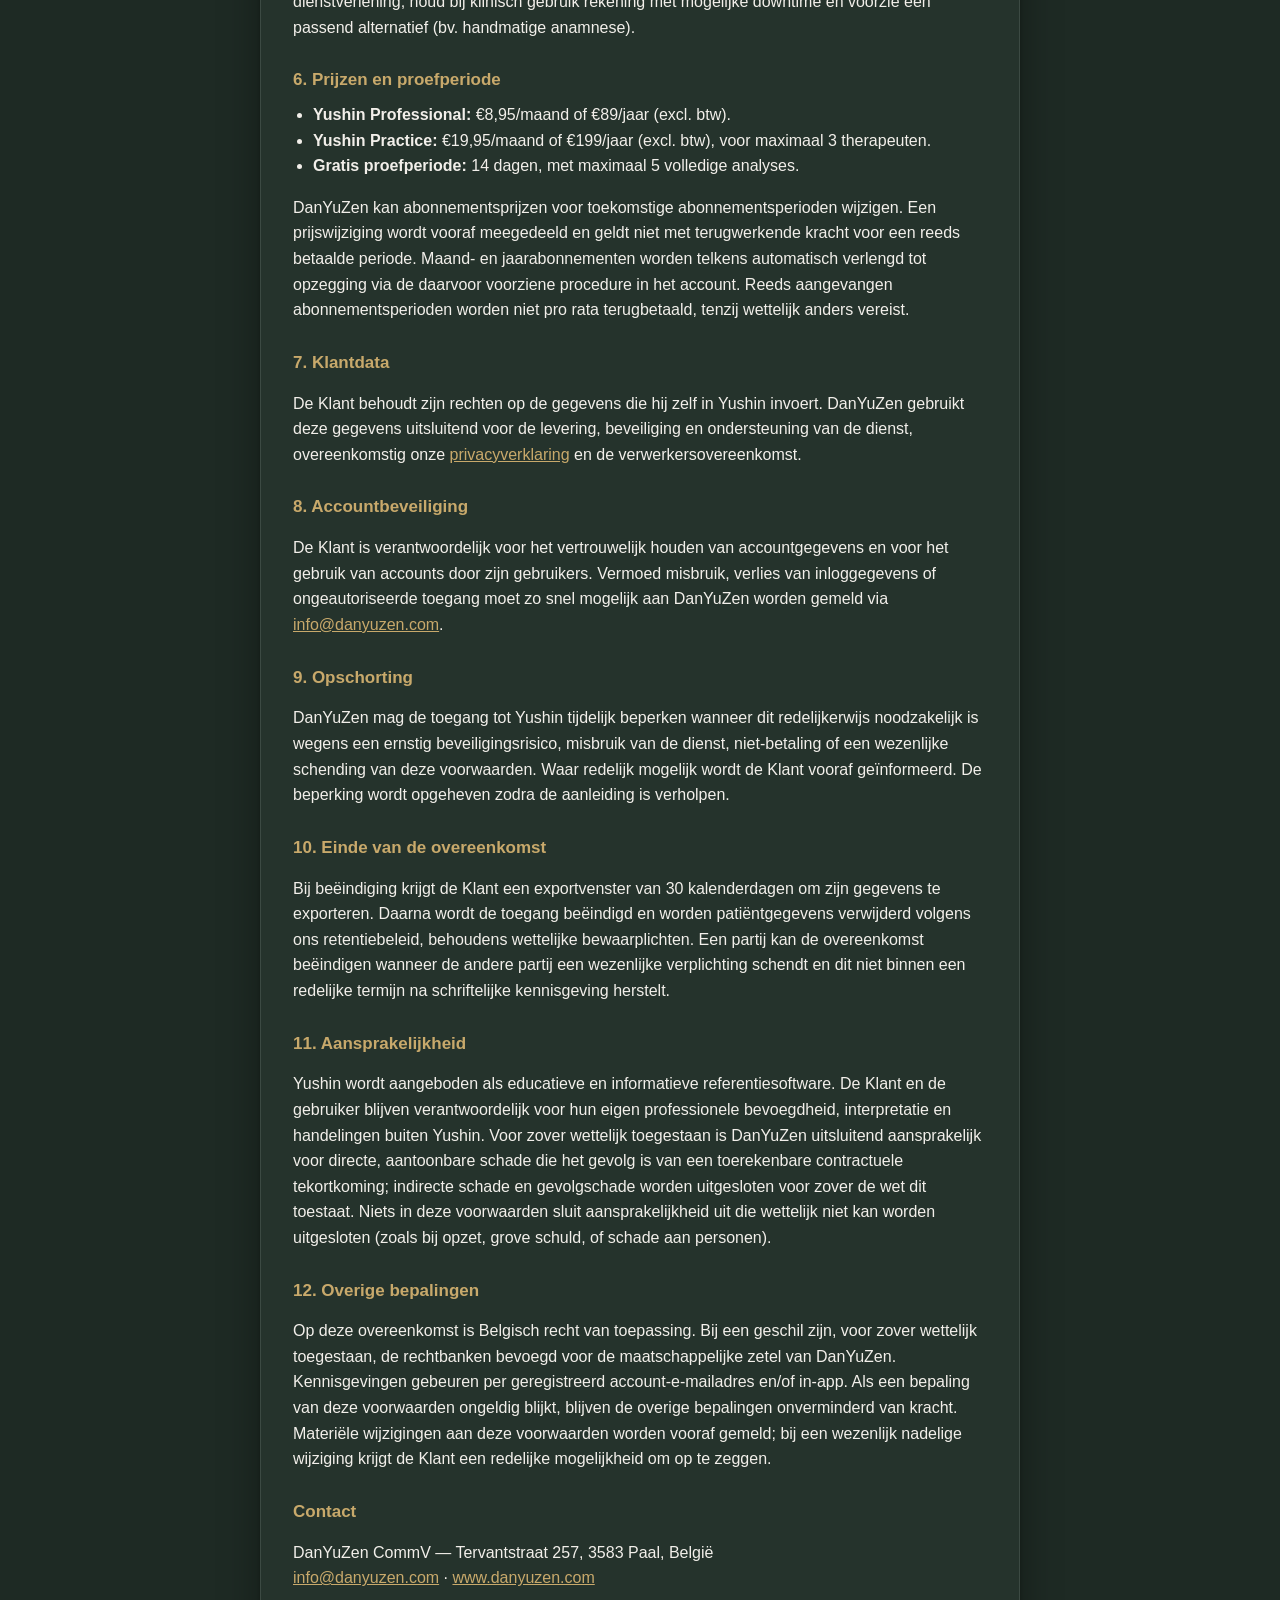
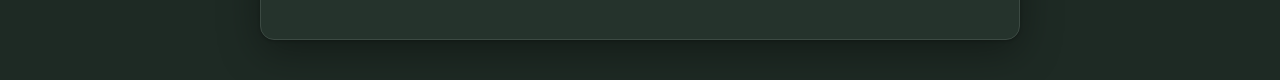
<file: terms.html>
<!DOCTYPE html>
<html lang="nl">
<head>
<meta charset="utf-8">
<meta name="viewport" content="width=device-width, initial-scale=1">
<title>Gebruiksvoorwaarden — Yushin</title>
<link rel="stylesheet" href="styles.css">
<style>
  #app.legal-page { max-width: 760px; }
  .legal-card { padding: 32px; }
  .legal-card h1 { font-size: 24px; margin: 0 0 4px; color: var(--accent); }
  .legal-card .legal-meta { margin: 0 0 24px; }
  .legal-card h2 { font-size: 17px; margin: 28px 0 10px; color: var(--accent); }
  .legal-card h2:first-of-type { margin-top: 8px; }
  .legal-card h3 { font-size: 15px; margin: 18px 0 6px; }
  .legal-card p, .legal-card li { line-height: 1.6; }
  .legal-card ul { margin: 8px 0; padding-left: 20px; }
  .legal-card a { color: var(--accent); }
  .legal-back { display: inline-block; margin-bottom: 16px; }
</style>
</head>
<body>
<div id="app" class="legal-page">
  <a class="legal-back btn-link" href="javascript:history.back()">&larr; Terug</a>
  <div class="card legal-card">

    <h1>Gebruiksvoorwaarden Yushin</h1>
    <p class="muted legal-meta">Versie 1.1 &mdash; 20 september 2026</p>

    <h2>1. Partijen</h2>
    <p>
      Deze voorwaarden gelden tussen <strong>DanYuZen CommV</strong>, ondernemingsnummer
      1019.352.907, gevestigd te Tervantstraat 257, 3583 Paal, Belgi&euml;,
      vertegenwoordigd door Danny Currinckx (&ldquo;DanYuZen&rdquo;), en de praktijk of
      professional die een account aanmaakt op Yushin (&ldquo;de Klant&rdquo;).
    </p>

    <h2>2. Wat is Yushin</h2>
    <p>
      Yushin is een B2B educatieve en informatieve softwaretoepassing voor professionele
      beoefenaars en studenten van Traditionele Chinese Geneeskunde (TCM) en Japanse
      acupunctuur. De toepassing structureert door de gebruiker ingevoerde informatie en
      presenteert traditionele patroonrelaties, theorie, meridiaanverbanden en
      referentie-informatie op basis van vooraf vastgelegde regels.
    </p>
    <p>
      <strong>Yushin stelt geen medische diagnose, voert geen medische screening of
      spoedtriage uit, voorspelt geen ziekte en bepaalt, adviseert of optimaliseert geen
      medische of therapeutische behandeling.</strong> De weergegeven informatie is geen
      vervanging voor een professionele medische beoordeling of voor de eigen
      verantwoordelijkheid en bevoegdheid van de gebruiker. De gebruiker is zelf
      verantwoordelijk voor de interpretatie en voor iedere beslissing of handeling die
      buiten Yushin wordt genomen.
    </p>

    <h2>3. Gebruiksrecht</h2>
    <p>
      DanYuZen verleent de Klant een niet-exclusief, niet-overdraagbaar gebruiksrecht op
      de online dienst en de geactiveerde modules binnen het gekozen abonnement, gedurende
      de looptijd van dat abonnement. Functionaliteiten en gebruikerslimieten staan
      beschreven op de prijzenpagina in de applicatie.
    </p>
    <p>
      Alle intellectuele eigendomsrechten op Yushin, de software, structuur, interface,
      documentatie en eigen inhoud blijven bij DanYuZen of haar licentiegevers. De Klant
      verkrijgt uitsluitend een gebruiksrecht binnen de looptijd van het abonnement.
    </p>
    <p>
      Het is uitdrukkelijk niet toegestaan om: (a) de vragenlijst, de koppeling tussen
      antwoorden en TCM-patronen, het scoringsalgoritme of enig ander onderdeel van de
      onderliggende logica van Yushin te reverse-engineeren, te decompileren of op andere
      wijze te herleiden tot de achterliggende werking; (b) de dienst geautomatiseerd te
      bevragen, te scrapen of op systematische wijze te doorlopen met als doel gegevens,
      inhoud of logica te verzamelen buiten normaal, individueel klinisch gebruik om; (c)
      schermafbeeldingen, schermopnames of exports van de vragenlijst, de patroonkoppelingen
      of de resultaten te verspreiden aan derden, te publiceren, of te gebruiken als basis
      voor een concurrerend product of een eigen ontwikkelde toepassing. Elk gebruikersaccount
      is persoonlijk en gebonden aan de ingelogde gebruiker; schermweergaven binnen de dienst
      kunnen een zichtbaar watermerk met naam, e-mailadres en tijdstip van de ingelogde
      gebruiker bevatten. Een schending van dit artikel geldt als een wezenlijke schending
      van deze voorwaarden (zie artikel 9 en 10).
    </p>

    <h2>4. Professionele verantwoordelijkheid</h2>
    <p>
      Yushin verleent geen beroepsbevoegdheid en vervangt deze niet. De Klant en de
      gebruikers blijven zelf verantwoordelijk voor hun eigen professionele bevoegdheid,
      klinisch oordeel en handelen. Yushin presenteert traditionele patroonrelaties en
      educatieve/informatieve referentie-informatie; het stelt geen diagnose, voert geen
      screening of triage uit en neemt geen behandelbeslissing.
    </p>

    <h2>5. Beschikbaarheid en support</h2>
    <p>
      Ons supportvenster is Belgische werkdagen van 09:00 tot 17:00 (CET/CEST), met
      uitzondering van wettelijke feestdagen; support via e-mail. Geplande
      onderhoudsmomenten zijn toegestaan mits redelijke voorafgaande kennisgeving. Wij
      garanderen geen foutloze of ononderbroken dienstverlening; houd bij klinisch gebruik
      rekening met mogelijke downtime en voorzie een passend alternatief (bv. handmatige
      anamnese).
    </p>

    <h2>6. Prijzen en proefperiode</h2>
    <ul>
      <li><strong>Yushin Professional:</strong> &euro;8,95/maand of &euro;89/jaar (excl. btw).</li>
      <li><strong>Yushin Practice:</strong> &euro;19,95/maand of &euro;199/jaar (excl. btw), voor maximaal 3 therapeuten.</li>
      <li><strong>Gratis proefperiode:</strong> 14 dagen, met maximaal 5 volledige analyses.</li>
    </ul>
    <p>
      DanYuZen kan abonnementsprijzen voor toekomstige abonnementsperioden wijzigen. Een
      prijswijziging wordt vooraf meegedeeld en geldt niet met terugwerkende kracht voor
      een reeds betaalde periode. Maand- en jaarabonnementen worden telkens automatisch
      verlengd tot opzegging via de daarvoor voorziene procedure in het account. Reeds
      aangevangen abonnementsperioden worden niet pro rata terugbetaald, tenzij wettelijk
      anders vereist.
    </p>

    <h2>7. Klantdata</h2>
    <p>
      De Klant behoudt zijn rechten op de gegevens die hij zelf in Yushin invoert.
      DanYuZen gebruikt deze gegevens uitsluitend voor de levering, beveiliging en
      ondersteuning van de dienst, overeenkomstig onze
      <a href="privacy.html">privacyverklaring</a> en de verwerkersovereenkomst.
    </p>

    <h2>8. Accountbeveiliging</h2>
    <p>
      De Klant is verantwoordelijk voor het vertrouwelijk houden van accountgegevens en
      voor het gebruik van accounts door zijn gebruikers. Vermoed misbruik, verlies van
      inloggegevens of ongeautoriseerde toegang moet zo snel mogelijk aan DanYuZen worden
      gemeld via <a href="mailto:info@danyuzen.com">info@danyuzen.com</a>.
    </p>

    <h2>9. Opschorting</h2>
    <p>
      DanYuZen mag de toegang tot Yushin tijdelijk beperken wanneer dit redelijkerwijs
      noodzakelijk is wegens een ernstig beveiligingsrisico, misbruik van de dienst,
      niet-betaling of een wezenlijke schending van deze voorwaarden. Waar redelijk
      mogelijk wordt de Klant vooraf ge&iuml;nformeerd. De beperking wordt opgeheven
      zodra de aanleiding is verholpen.
    </p>

    <h2>10. Einde van de overeenkomst</h2>
    <p>
      Bij be&euml;indiging krijgt de Klant een exportvenster van 30 kalenderdagen om zijn
      gegevens te exporteren. Daarna wordt de toegang be&euml;indigd en worden
      pati&euml;ntgegevens verwijderd volgens ons retentiebeleid, behoudens wettelijke
      bewaarplichten. Een partij kan de overeenkomst be&euml;indigen wanneer de andere
      partij een wezenlijke verplichting schendt en dit niet binnen een redelijke termijn
      na schriftelijke kennisgeving herstelt.
    </p>

    <h2>11. Aansprakelijkheid</h2>
    <p>
      Yushin wordt aangeboden als educatieve en informatieve referentiesoftware. De Klant
      en de gebruiker blijven verantwoordelijk voor hun eigen professionele bevoegdheid,
      interpretatie en handelingen buiten Yushin. Voor zover wettelijk toegestaan is
      DanYuZen uitsluitend aansprakelijk voor directe, aantoonbare schade die het gevolg
      is van een toerekenbare contractuele tekortkoming; indirecte schade en gevolgschade
      worden uitgesloten voor zover de wet dit toestaat. Niets in deze voorwaarden sluit
      aansprakelijkheid uit die wettelijk niet kan worden uitgesloten (zoals bij opzet,
      grove schuld, of schade aan personen).
    </p>

    <h2>12. Overige bepalingen</h2>
    <p>
      Op deze overeenkomst is Belgisch recht van toepassing. Bij een geschil zijn, voor
      zover wettelijk toegestaan, de rechtbanken bevoegd voor de maatschappelijke zetel
      van DanYuZen. Kennisgevingen gebeuren per geregistreerd account-e-mailadres en/of
      in-app. Als een bepaling van deze voorwaarden ongeldig blijkt, blijven de overige
      bepalingen onverminderd van kracht. Materi&euml;le wijzigingen aan deze voorwaarden
      worden vooraf gemeld; bij een wezenlijk nadelige wijziging krijgt de Klant een
      redelijke mogelijkheid om op te zeggen.
    </p>

    <h2>Contact</h2>
    <p>
      DanYuZen CommV &mdash; Tervantstraat 257, 3583 Paal, Belgi&euml;<br>
      <a href="mailto:info@danyuzen.com">info@danyuzen.com</a> &middot;
      <a href="https://www.danyuzen.com" target="_blank" rel="noopener">www.danyuzen.com</a>
    </p>

  </div>
</div>
</body>
</html>
</file>
<file: styles.css>
/* Yushin SaaS client — stylesheet (taak #72).
   Kleurwaarden zijn overgenomen uit de :root van tcm_10plus2_chatbot.html
   (Yushin-huisstijl, taak #64) voor merkherkenning — dit is enkel de
   dezelfde set kleurconstanten, geen andere overname. */

:root {
  --bg: #1E2A24;
  --card: #25332C;
  --ink: #F2EFEA;
  --muted: #A9B6AE;
  --accent: #C8A96B;
  --accent-2: #8B1E1E;
  --accent-light: #32413A;
  --border: #3C4A43;
  --good: #7BAE8C;
  --warn: #D9A24B;
}

* { box-sizing: border-box; }

body {
  margin: 0;
  font-family: "Montserrat", "Segoe UI", -apple-system, BlinkMacSystemFont, Roboto, Helvetica, Arial, sans-serif;
  background:
    radial-gradient(1200px 400px at 50% -80px, rgba(200,169,107,0.10), transparent 60%),
    var(--bg);
  color: var(--ink);
  display: flex;
  justify-content: center;
  padding: 24px 12px 40px;
  min-height: 100vh;
}

#app {
  width: 100%;
  max-width: 720px;
}

.topbar {
  display: flex;
  align-items: center;
  gap: 12px;
  margin-bottom: 20px;
}
.topbar .brand {
  font-weight: 700;
  font-size: 22px;
  letter-spacing: 0.03em;
  color: var(--accent);
}
.topbar .muted {
  margin-left: auto;
  font-size: 13px;
}
.lang-switch { display: flex; gap: 4px; margin-left: auto; }
.lang-btn {
  background: transparent;
  border: 1px solid var(--border);
  color: var(--muted);
  border-radius: 6px;
  padding: 4px 8px;
  font-size: 12px;
  cursor: pointer;
}
.lang-btn.active { border-color: var(--accent); color: var(--accent); }
.topbar .muted + .btn { margin-left: 8px; }

.card {
  background: var(--card);
  border: 1px solid var(--border);
  border-radius: 14px;
  padding: 24px;
  box-shadow: 0 12px 40px rgba(0,0,0,0.35), 0 1px 3px rgba(0,0,0,0.25);
}

h2 { margin: 0 0 16px; font-size: 20px; line-height: 1.4; }
h3 { margin: 0 0 8px; font-size: 16px; }
h4 { margin: 0 0 4px; font-size: 15px; color: var(--accent); }
p { line-height: 1.5; }
.muted { color: var(--muted); font-size: 13px; }

/* Abonnementsscherm (taak #117) — plan-kaarten naast elkaar. */
.plan-cards { display: flex; gap: 16px; flex-wrap: wrap; margin: 16px 0; }
.plan-card { flex: 1 1 220px; display: flex; flex-direction: column; gap: 6px; }
.plan-card .btn { margin-top: auto; }
.plan-price { font-size: 24px; font-weight: 700; color: var(--accent); margin: 4px 0 0; }
.billing-education-note { margin-top: 8px; }

/* Toegangspoort (taak #118) — betalen-of-code-keuze meteen na inloggen. */
.gate-or { text-align: center; margin: 16px 0; }
.gate-code-form { display: flex; align-items: flex-end; gap: 10px; }
.gate-code-form .field { margin-bottom: 0; flex: 1; }
.gate-discount-notice {
  background: rgba(46,125,50,0.15);
  border: 1px solid var(--accent);
  border-radius: 8px;
  padding: 10px 12px;
  margin: 12px 0;
  font-size: 13px;
}

.field { margin-bottom: 14px; display: flex; flex-direction: column; gap: 4px; }
.field label { font-size: 13px; color: var(--muted); }
.field input, input[type="text"], input[type="email"], input[type="password"] {
  background: var(--accent-light);
  border: 1px solid var(--border);
  color: var(--ink);
  border-radius: 8px;
  padding: 10px 12px;
  font-size: 14px;
}
.field input:focus, input:focus { outline: 2px solid var(--accent); outline-offset: 1px; }

/* Verplicht akkoordvakje bij registratie (03/09, launch-blocker) — zie
   renderAuth()/doRegister() in app.js. */
.agree-terms-field { margin-bottom: 18px; }
.agree-terms-label {
  display: flex;
  align-items: flex-start;
  gap: 8px;
  font-size: 13px;
  color: var(--muted);
  cursor: pointer;
}
.agree-terms-label input[type="checkbox"] {
  margin-top: 2px;
  width: 16px;
  height: 16px;
  accent-color: var(--accent);
  flex: none;
}
.agree-terms-label a { color: var(--accent); }

.btn {
  border: none;
  border-radius: 8px;
  padding: 10px 16px;
  font-size: 14px;
  font-weight: 600;
  cursor: pointer;
}
.btn-primary { background: var(--accent); color: #1E2A24; }
.btn-primary:disabled { opacity: 0.6; cursor: default; }
.btn-ghost { background: transparent; border: 1px solid var(--border); color: var(--ink); }

/* Ingebouwde feedbackstap (taak #141b) */
.session-feedback-card { margin-top: 16px; }
.session-feedback-card h3 { margin: 0 0 8px; }
.session-feedback-card .muted { margin: 10px 0 6px; }
.session-feedback-card input[type="text"] {
  width: 100%;
  box-sizing: border-box;
  background: var(--accent-light);
  border: 1px solid var(--border);
  color: var(--ink);
  border-radius: 8px;
  padding: 10px 12px;
  font-size: 14px;
}
.feedback-stars { display: flex; gap: 4px; }
.feedback-star-btn {
  background: transparent;
  border: none;
  color: var(--muted);
  font-size: 22px;
  line-height: 1;
  cursor: pointer;
  padding: 2px 4px;
}
.feedback-star-btn-on { color: var(--accent); }
.feedback-recommend-row { display: flex; gap: 8px; }
.feedback-choice-on { border-color: var(--accent) !important; color: var(--accent) !important; }
.feedback-actions { display: flex; gap: 8px; margin-top: 14px; }
.btn-link { background: none; border: none; color: var(--accent); text-decoration: underline; cursor: pointer; padding: 8px 0; font-size: 13px; }
/* Automatische demo-invulknop (taak #90) — dashed rand als visuele cue dat
   dit een testhulpmiddel is, net als in de oude client-side tool. */
.btn-demo-autofill { border-style: dashed; }

.error {
  background: rgba(139,30,30,0.18);
  border: 1px solid var(--accent-2);
  color: #F2C9C9;
  border-radius: 8px;
  padding: 10px 12px;
  margin-bottom: 12px;
  font-size: 13px;
}

.options { display: flex; flex-direction: column; gap: 8px; margin-top: 8px; }
.opt-btn {
  text-align: left;
  background: var(--accent-light);
  border: 1px solid var(--border);
  color: var(--ink);
  border-radius: 10px;
  padding: 12px 14px;
  font-size: 14px;
  cursor: pointer;
}
.opt-btn:hover { border-color: var(--accent); }

.section-title { color: var(--accent); font-size: 13px; text-transform: uppercase; letter-spacing: 0.04em; margin-bottom: 6px; }

/* Voorlezen (taak #141) — spraakballon-icoon staat standaard uit; zie app.js
   renderInterview/setVoiceEnabled. */
.question-row { display: flex; align-items: flex-start; justify-content: space-between; gap: 10px; margin-bottom: 16px; }
.question-row h2 { flex: 1; margin: 0; }
.voice-toggle-btn,
.voice-replay-btn {
  flex-shrink: 0;
  background: transparent;
  border: 1px solid var(--border);
  color: var(--muted);
  border-radius: 999px;
  width: 34px;
  height: 34px;
  font-size: 16px;
  line-height: 1;
  cursor: pointer;
  display: inline-flex;
  align-items: center;
  justify-content: center;
}
.voice-toggle-btn:hover,
.voice-replay-btn:hover { border-color: var(--accent); }
.voice-toggle-btn-on { border-color: var(--accent); color: var(--accent); }
.voice-toggle-btn-disabled { opacity: 0.4; cursor: default; }

.progress { height: 6px; background: var(--accent-light); border-radius: 4px; overflow: hidden; margin-bottom: 6px; }
.progress-fill { height: 100%; background: var(--accent); transition: width 0.2s ease; }
.progress-label { margin-bottom: 14px; }

.result-card {
  border: 1px solid var(--border);
  border-radius: 10px;
  padding: 12px 14px;
  margin-bottom: 10px;
  background: var(--accent-light);
}
.result-card.rank1 { border-color: var(--accent); }
.meter { height: 6px; background: rgba(255,255,255,0.08); border-radius: 4px; overflow: hidden; margin: 6px 0; }
.meter-fill { height: 100%; background: var(--warn); }
.result-card details { margin-top: 6px; font-size: 13px; color: var(--muted); }
.result-card summary { cursor: pointer; color: var(--accent); }

.conclusion { font-style: italic; color: var(--ink); }

/* Spoor 3.1 van het Verbeterplan (taak #110) — intended-use/disclaimerzin
   bovenaan het rapport. Bewust met linker accentrand + eigen achtergrond,
   NIET zomaar als normale .muted-tekst: dit moet opvallen, niet wegvallen. */
.intended-use-statement {
  margin: 10px 0 16px;
  padding: 10px 12px;
  border-left: 3px solid var(--accent);
  background: rgba(0, 0, 0, 0.03);
  border-radius: 4px;
  line-height: 1.4;
}

/* Taak #111 — compacte rapportfooter (vaste niet-medische positionering,
   herhaald onderaan het rapport). Bewust subtieler dan de kop-versie
   hierboven: geen kader, gewoon een dunne scheidingslijn, zodat het niet
   met de kop-tekst concurreert maar wel altijd zichtbaar blijft. */
.intended-use-footer {
  margin-top: 20px;
  padding-top: 10px;
  border-top: 1px solid var(--border);
  font-size: 12px;
  line-height: 1.4;
}

.clock-card { margin-top: 16px; text-align: center; }
.clock-wrap { display: flex; justify-content: center; margin: 8px 0; }

.therapy-plan { margin-top: 20px; border-top: 1px solid var(--border); padding-top: 16px; }
.therapy-plan-card {
  background: var(--accent-light);
  border: 1px solid var(--border);
  border-radius: 10px;
  padding: 12px 14px;
  margin-bottom: 10px;
}

.auth-card { max-width: 420px; margin: 40px auto 0; }

/* Landingspagina-blok boven het inlog-/registratieformulier (logo + korte
   uitleg wat Yushin doet) — dit inlogscherm is voor de meeste bezoekers
   (incl. demo-links) het allereerste dat ze te zien krijgen. */
.landing { max-width: 560px; margin: 8px auto 0; text-align: center; }
.landing .auth-card { margin: 20px auto 0; text-align: left; }
.landing .demo-card { margin: 16px auto 0; text-align: left; }
.hero { padding: 8px 12px 0; }
.hero-logo {
  display: block;
  margin: 0 auto;
  width: 84px;
  height: 84px;
  object-fit: contain;
  border-radius: 50%;
}
.hero-title { margin: 14px 0 8px; font-size: 22px; color: var(--ink); }
.hero-description {
  margin: 0 auto;
  max-width: 480px;
  color: var(--muted);
  font-size: 14px;
  line-height: 1.6;
}

/* Demo-toegang (taak #87, herzien) — eigen, altijd zichtbare kaart naast
   het inlogblok, met dezelfde ".card"-stijl, i.p.v. een verstopt linkje. */
.demo-card { margin-top: 20px; }
.demo-card .demo-code-form { justify-content: flex-start; margin-top: 12px; }
.demo-code-form { display: flex; gap: 8px; justify-content: center; align-items: center; }
.demo-code-form input {
  width: 140px;
  background: var(--accent-light);
  border: 1px solid var(--border);
  color: var(--ink);
  border-radius: 8px;
  padding: 8px 10px;
  font-size: 13px;
}
.demo-card .error { margin: 8px 0 0; text-align: left; }

/* Yushin-assistent als losstaande chatbubbel-pop-up (taak #89) — op verzoek
   van Danny losgekoppeld van de tekst van het therapieplan en getoond als
   een zwevend berichtvenster rechtsonder in beeld, in de stijl van een
   WhatsApp-bericht (ronde bubbel met "staartje", sluitkruisje). Vervangt de
   inline-variant (.assistant-bubble) uit taak #88. */
.assistant-popup {
  position: fixed;
  right: 20px;
  bottom: 20px;
  z-index: 1000;
  display: flex;
  align-items: flex-end;
  gap: 10px;
  max-width: 300px;
  animation: assistant-popup-in 0.25s ease-out;
}
.assistant-popup .assistant-avatar {
  width: 40px;
  height: 40px;
  border-radius: 50%;
  object-fit: contain;
  flex-shrink: 0;
  box-shadow: 0 2px 8px rgba(0,0,0,0.35);
}
.assistant-popup .assistant-speech {
  position: relative;
  background: var(--good);
  color: #16281C;
  border-radius: 16px 16px 16px 4px;
  padding: 12px 16px;
  font-size: 14px;
  line-height: 1.4;
  box-shadow: 0 8px 24px rgba(0,0,0,0.35);
}
.assistant-popup .assistant-speech::after {
  content: "";
  position: absolute;
  left: -6px;
  bottom: 0;
  width: 0;
  height: 0;
  border-top: 8px solid transparent;
  border-right: 8px solid var(--good);
}
/* Gespreksdraadje in de assistent-pop-up (taak #91) — het therapieplan
   verschijnt niet meer als vaste tekst in de resultaten, maar als losse
   chatberichten die pas na een expliciete keuze van de therapeut opengaan
   (zie renderAssistantPopup in app.js). Enkel het laatste bericht in de
   thread krijgt het bubbel-"staartje", net als in echte chat-apps. */
.assistant-thread {
  display: flex;
  flex-direction: column;
  gap: 8px;
  max-height: 360px;
  overflow-y: auto;
}
.assistant-thread .assistant-speech::after { display: none; }
.assistant-thread .assistant-speech:last-child::after { display: block; }
.assistant-speech strong { display: block; margin-bottom: 2px; }
.assistant-speech p { margin: 4px 0 0; line-height: 1.35; }
.assistant-speech-muted { opacity: 0.85; font-style: italic; }
/* Keuzemenu ("Ja, toon het voorstel" / "Nee, bedankt") — verschijnt als
   losse chip-knoppen onder de vraag van de assistent, vergelijkbaar met
   quick-reply-knoppen in chatapps. */
.assistant-menu { display: flex; flex-direction: column; gap: 6px; }
.assistant-menu-btn {
  background: var(--card);
  border: 1px solid var(--accent);
  color: var(--accent);
  border-radius: 14px;
  padding: 8px 12px;
  font-size: 13px;
  cursor: pointer;
  text-align: left;
}
.assistant-menu-btn:hover { background: var(--accent); color: #1E2A24; }
.assistant-menu-btn-secondary { border-color: var(--border); color: var(--muted); }
.assistant-menu-btn-secondary:hover { background: var(--accent-light); color: var(--ink); }
.assistant-popup-close {
  position: absolute;
  top: -8px;
  right: -8px;
  width: 22px;
  height: 22px;
  border-radius: 50%;
  border: none;
  background: var(--card);
  color: var(--muted);
  font-size: 14px;
  line-height: 1;
  cursor: pointer;
  box-shadow: 0 2px 6px rgba(0,0,0,0.3);
}
@keyframes assistant-popup-in {
  from { opacity: 0; transform: translateY(12px); }
  to { opacity: 1; transform: translateY(0); }
}

/* Red-flag / safety-laag (Spoor 1.4, taak #104/#105). Twee gedragsniveaus:
   .redflag-overlay (tier "hard"/NOODSIGNAAL) is een volledig blokkerende,
   niet-sluitbare backdrop — dekt de hele viewport af (pointer-events vangt
   alle klikken op de rest van de pagina op) tot de therapeut een nieuwe
   sessie start. .redflag-banner (tier "soft"/ALARM+WAARSCHUWING) is NIET
   blokkerend: de therapeut kan gewoon verder werken, maar moet elke melding
   expliciet aanvinken als gelezen voor de banner verdwijnt (Danny's
   expliciete instructie, chat 2026-08-26). Hoogste z-index van de app:
   moet altijd boven de assistant-popup (1000) uit komen. */
.redflag-overlay {
  position: fixed;
  inset: 0;
  z-index: 2000;
  background: rgba(10, 14, 12, 0.92);
  display: flex;
  align-items: center;
  justify-content: center;
  padding: 20px;
}
.redflag-modal {
  background: var(--card);
  border: 2px solid var(--accent-2);
  border-radius: 12px;
  padding: 24px;
  max-width: 480px;
  max-height: 85vh;
  overflow-y: auto;
  box-shadow: 0 20px 60px rgba(0,0,0,0.6);
}
.redflag-modal h2 {
  color: var(--accent-2);
  margin-top: 0;
}
.redflag-item {
  border-left: 4px solid var(--accent-2);
  background: rgba(139, 30, 30, 0.12);
  border-radius: 0 8px 8px 0;
  padding: 12px 14px;
  margin-bottom: 12px;
  line-height: 1.45;
  font-size: 14px;
}
.redflag-item-soft {
  border-left-color: var(--warn);
  background: rgba(217, 162, 75, 0.12);
}
.redflag-item strong { display: block; margin-bottom: 4px; }
.redflag-ack-row {
  display: flex;
  align-items: center;
  gap: 8px;
  margin-top: 10px;
}
.redflag-ack-row label { font-size: 13px; cursor: pointer; }
.redflag-banner {
  position: fixed;
  left: 12px;
  right: 12px;
  bottom: 20px;
  z-index: 1500;
  max-width: 520px;
  margin: 0 auto;
  background: var(--card);
  border: 2px solid var(--warn);
  border-radius: 12px;
  padding: 16px;
  box-shadow: 0 12px 40px rgba(0,0,0,0.5);
  animation: assistant-popup-in 0.25s ease-out;
}
.redflag-banner h3 { color: var(--warn); margin: 0 0 8px; font-size: 15px; }

@media (max-width: 640px) {
  .card { padding: 16px; }
  .assistant-popup { right: 12px; bottom: 12px; max-width: calc(100vw - 24px); }
  .assistant-thread { max-height: 280px; }
  .redflag-modal { padding: 18px; }
}
</file>
